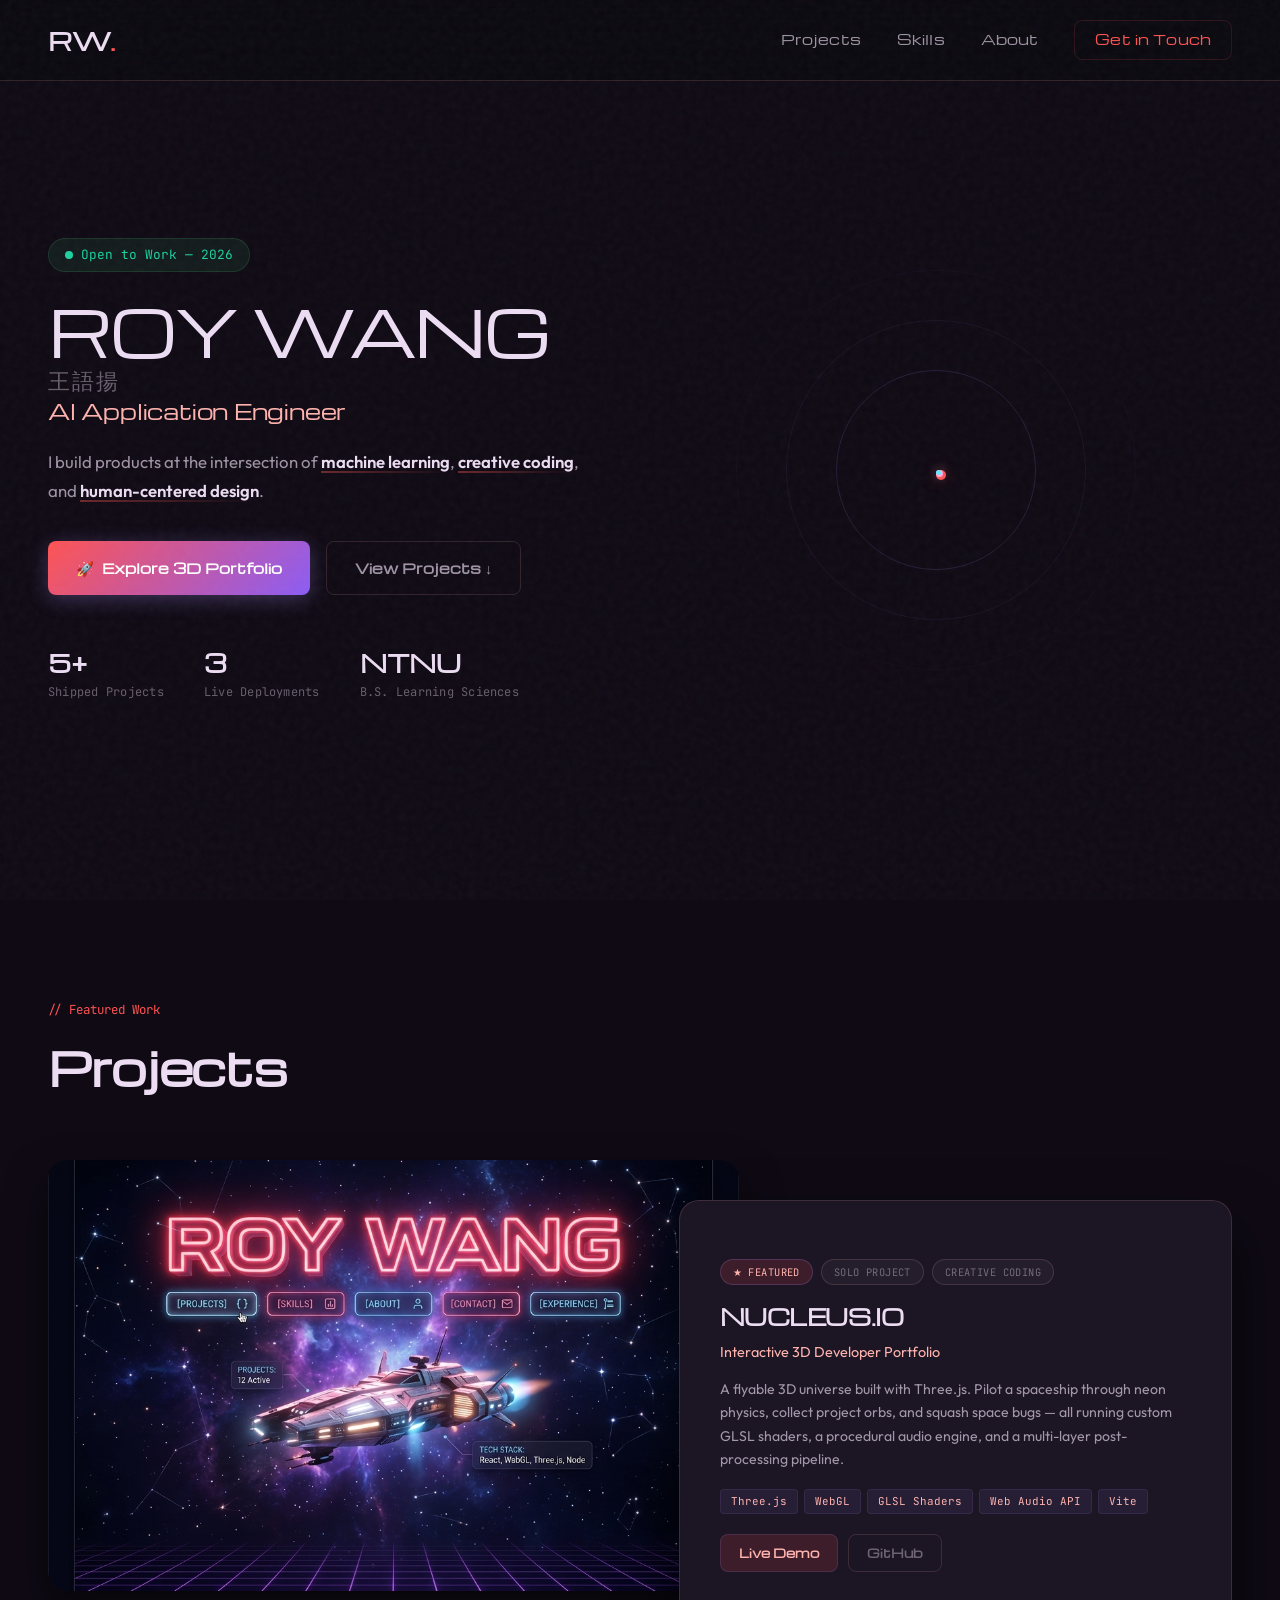
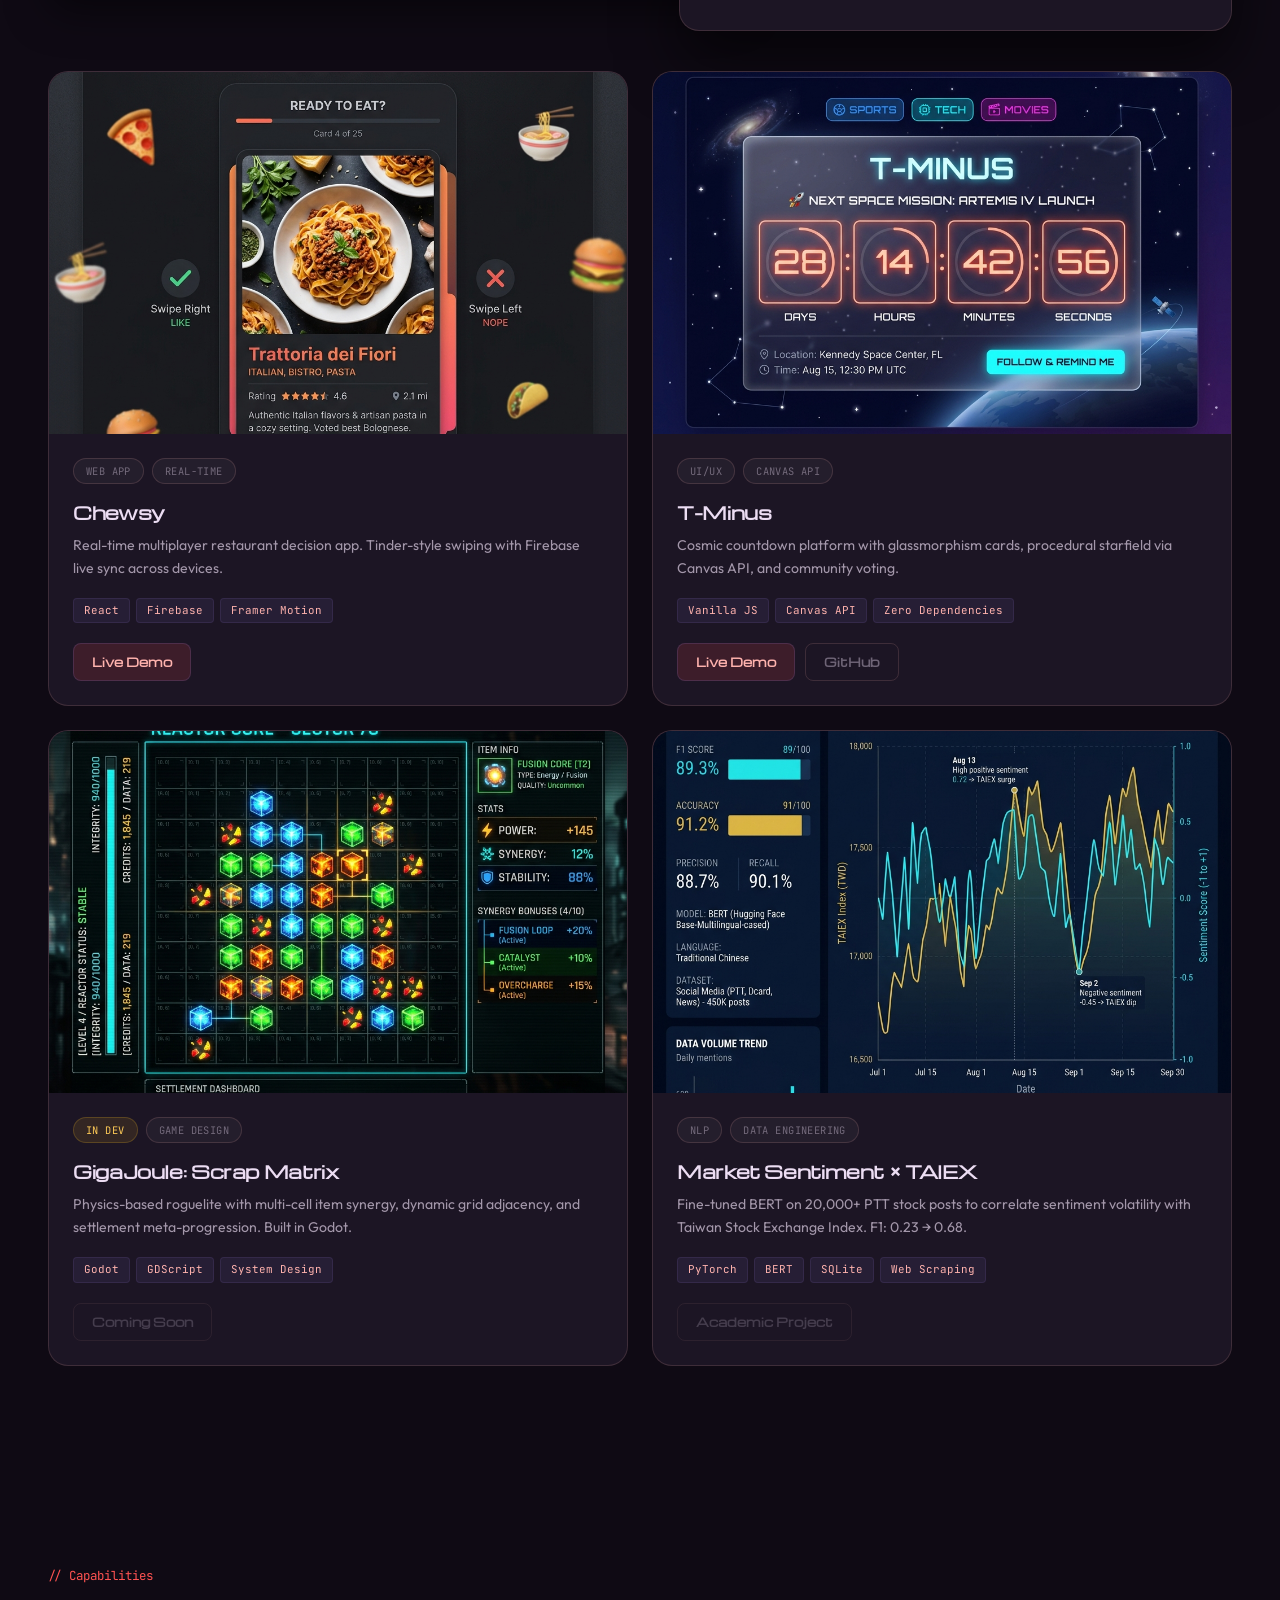
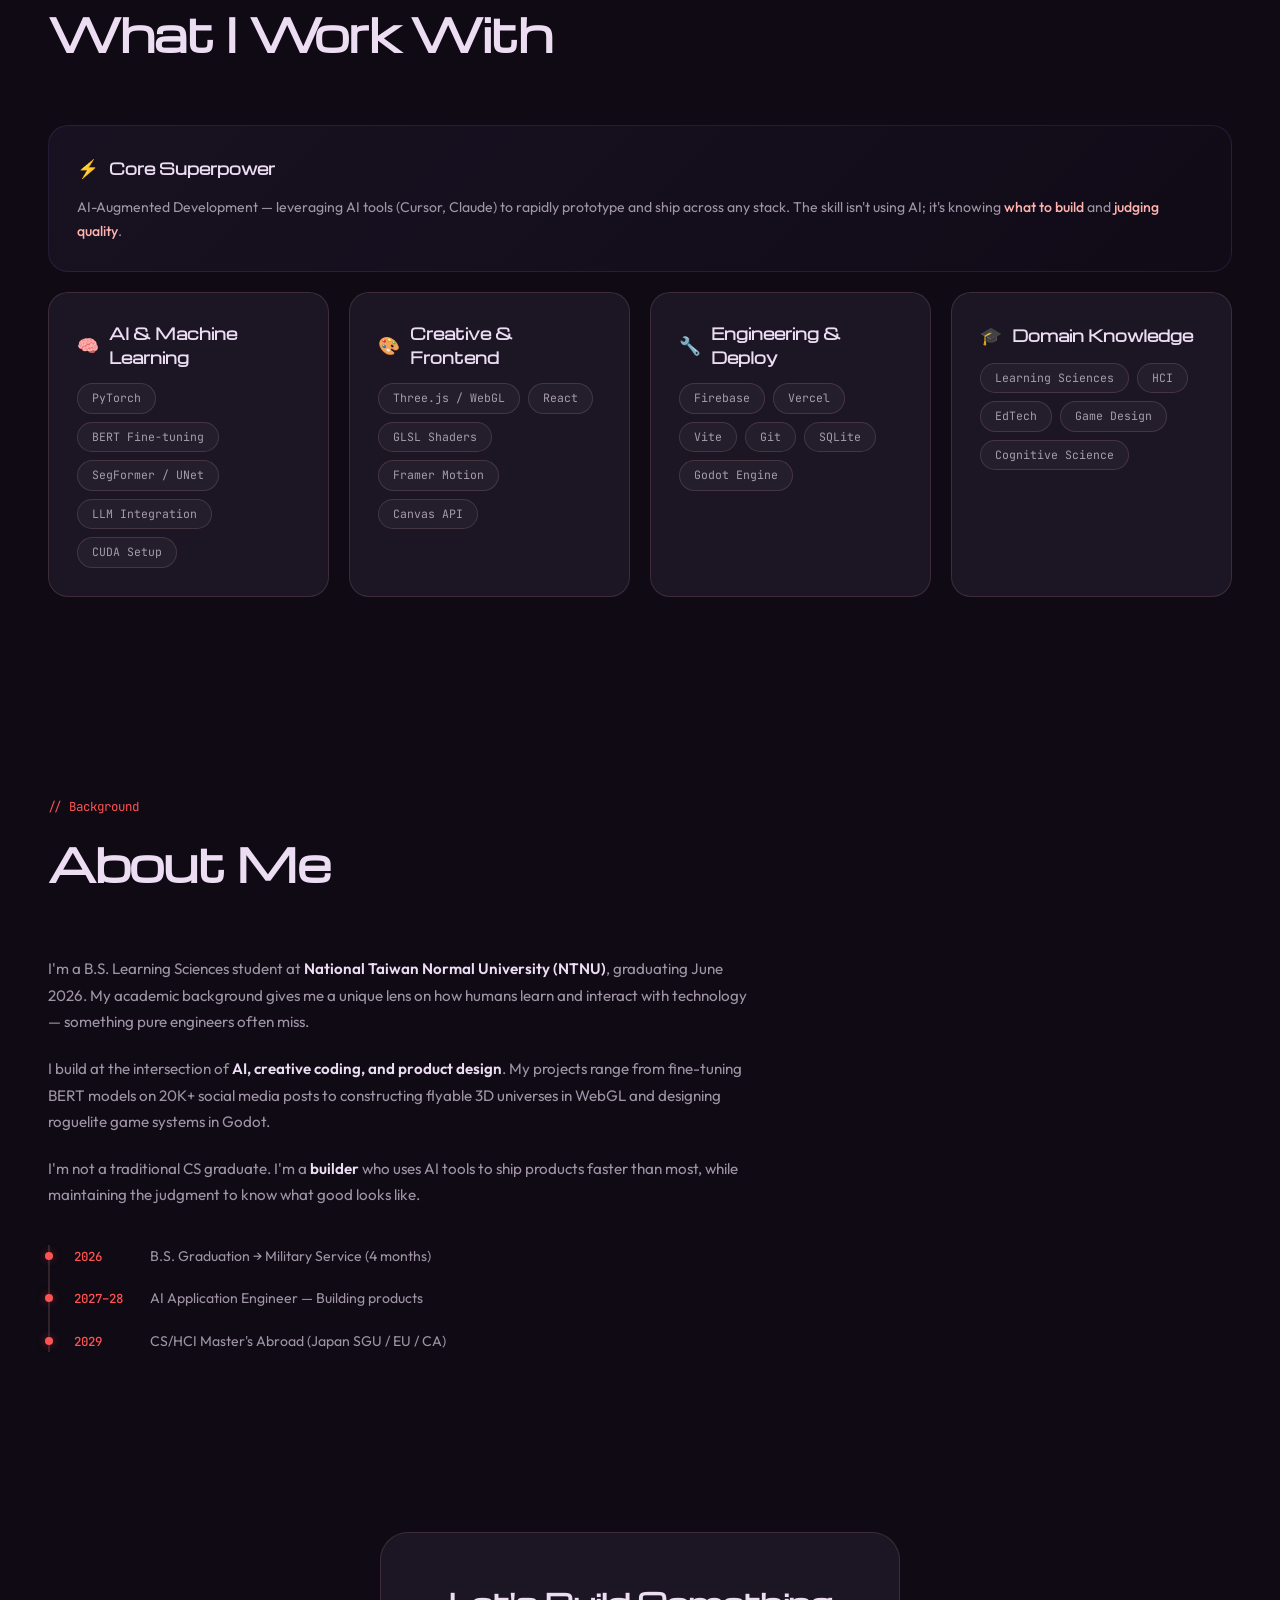
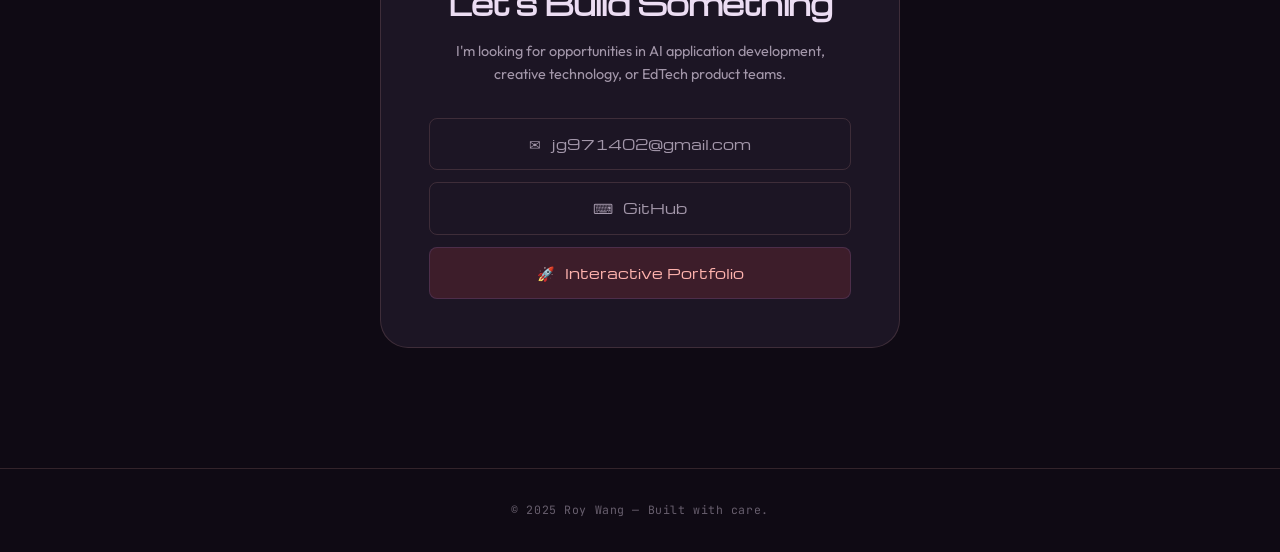
<file: index.html>
<!DOCTYPE html>
<html lang="en">
<head>
    <meta charset="UTF-8">
    <meta name="viewport" content="width=device-width, initial-scale=1.0">
    <title>Roy Wang — AI Application Engineer</title>
    <meta name="description" content="Roy Wang's portfolio — AI Application Engineer building at the intersection of NLP, Computer Vision, creative coding, and product design.">
    <link href="https://fonts.googleapis.com/css2?family=Michroma&family=Outfit:wght@300;400;500;700&family=Rajdhani:wght@500;600;700&family=JetBrains+Mono:wght@400;500&display=swap" rel="stylesheet">
    <link rel="stylesheet" href="style.css">
</head>
<body>
    <!-- Cursor glow -->
    <div id="cursor-glow" class="cursor-glow"></div>

    <!-- Navbar -->
    <nav id="navbar" class="navbar">
        <div class="nav-logo">RW<span class="accent">.</span></div>
        <div class="nav-links">
            <a href="#projects" class="nav-link">Projects</a>
            <a href="#skills" class="nav-link">Skills</a>
            <a href="#about" class="nav-link">About</a>
            <a href="#contact" class="nav-link nav-cta">Get in Touch</a>
        </div>
    </nav>

    <!-- Hero -->
    <section id="hero" class="hero">
        <div class="hero-content">
            <div class="hero-eyebrow">
                <span class="status-dot"></span>
                Open to Work — 2026
            </div>
            <h1 class="hero-name">
                Roy Wang
                <span class="hero-cn">王語揚</span>
            </h1>
            <p class="hero-title">AI Application Engineer</p>
            <p class="hero-subtitle">
                I build products at the intersection of <span class="highlight">machine learning</span>, 
                <span class="highlight">creative coding</span>, and <span class="highlight">human-centered design</span>.
            </p>
            <div class="hero-actions">
                <a href="https://nucleus-io.vercel.app" target="_blank" rel="noopener" class="btn btn-primary">
                    <span class="btn-icon">🚀</span>
                    Explore 3D Portfolio
                </a>
                <a href="#projects" class="btn btn-ghost">
                    View Projects ↓
                </a>
            </div>
            <div class="hero-stats">
                <div class="stat">
                    <div class="stat-value">5+</div>
                    <div class="stat-label">Shipped Projects</div>
                </div>
                <div class="stat">
                    <div class="stat-value">3</div>
                    <div class="stat-label">Live Deployments</div>
                </div>
                <div class="stat">
                    <div class="stat-value">NTNU</div>
                    <div class="stat-label">B.S. Learning Sciences</div>
                </div>
            </div>
        </div>
        <div class="hero-visual">
            <div class="hero-orbit">
                <div class="orbit-ring ring-1"></div>
                <div class="orbit-ring ring-2"></div>
                <div class="orbit-ring ring-3"></div>
                <div class="orbit-dot dot-1"></div>
                <div class="orbit-dot dot-2"></div>
                <div class="orbit-dot dot-3"></div>
            </div>
        </div>
    </section>

    <!-- Projects -->
    <section id="projects" class="projects">
        <div class="section-header">
            <span class="section-tag">// Featured Work</span>
            <h2 class="section-title">Projects</h2>
        </div>

        <!-- Featured: NUCLEUS.IO -->
        <div class="project-featured">
            <div class="project-featured-img">
                <img src="assets/nucleus.png" alt="NUCLEUS.IO — Interactive 3D Developer Portfolio" loading="lazy">
                <div class="project-featured-overlay">
                    <a href="https://nucleus-io.vercel.app" target="_blank" rel="noopener" class="overlay-btn">
                        Launch Experience →
                    </a>
                </div>
            </div>
            <div class="project-featured-info">
                <div class="project-badges">
                    <span class="badge badge-highlight">★ Featured</span>
                    <span class="badge">Solo Project</span>
                    <span class="badge">Creative Coding</span>
                </div>
                <h3 class="project-name">NUCLEUS.IO</h3>
                <p class="project-tagline">Interactive 3D Developer Portfolio</p>
                <p class="project-desc">
                    A flyable 3D universe built with Three.js. Pilot a spaceship through neon physics, 
                    collect project orbs, and squash space bugs — all running custom GLSL shaders, 
                    a procedural audio engine, and a multi-layer post-processing pipeline.
                </p>
                <div class="project-tech">
                    <span>Three.js</span>
                    <span>WebGL</span>
                    <span>GLSL Shaders</span>
                    <span>Web Audio API</span>
                    <span>Vite</span>
                </div>
                <div class="project-links">
                    <a href="https://nucleus-io.vercel.app" target="_blank" rel="noopener" class="link-btn link-primary">Live Demo</a>
                    <a href="https://github.com/RoyWG925" target="_blank" rel="noopener" class="link-btn link-ghost">GitHub</a>
                </div>
            </div>
        </div>

        <!-- Project Grid -->
        <div class="project-grid">
            <!-- Chewsy -->
            <article class="project-card">
                <div class="project-card-img">
                    <img src="assets/chewsy.png" alt="Chewsy" loading="lazy">
                    <div class="card-overlay">
                        <a href="https://chewsy-51ce4.web.app/" target="_blank" rel="noopener" class="overlay-btn">View →</a>
                    </div>
                </div>
                <div class="project-card-info">
                    <div class="project-badges">
                        <span class="badge">Web App</span>
                        <span class="badge">Real-time</span>
                    </div>
                    <h3>Chewsy</h3>
                    <p>Real-time multiplayer restaurant decision app. Tinder-style swiping with Firebase live sync across devices.</p>
                    <div class="project-tech">
                        <span>React</span>
                        <span>Firebase</span>
                        <span>Framer Motion</span>
                    </div>
                    <div class="project-links">
                        <a href="https://chewsy-51ce4.web.app/" target="_blank" rel="noopener" class="link-btn link-primary">Live Demo</a>
                    </div>
                </div>
            </article>

            <!-- T-Minus -->
            <article class="project-card">
                <div class="project-card-img">
                    <img src="assets/tminus.png" alt="T-Minus" loading="lazy">
                    <div class="card-overlay">
                        <a href="https://roywg925.github.io/T-MINUS/" target="_blank" rel="noopener" class="overlay-btn">View →</a>
                    </div>
                </div>
                <div class="project-card-info">
                    <div class="project-badges">
                        <span class="badge">UI/UX</span>
                        <span class="badge">Canvas API</span>
                    </div>
                    <h3>T-Minus</h3>
                    <p>Cosmic countdown platform with glassmorphism cards, procedural starfield via Canvas API, and community voting.</p>
                    <div class="project-tech">
                        <span>Vanilla JS</span>
                        <span>Canvas API</span>
                        <span>Zero Dependencies</span>
                    </div>
                    <div class="project-links">
                        <a href="https://roywg925.github.io/T-MINUS/" target="_blank" rel="noopener" class="link-btn link-primary">Live Demo</a>
                        <a href="https://github.com/RoyWG925/T-MINUS" target="_blank" rel="noopener" class="link-btn link-ghost">GitHub</a>
                    </div>
                </div>
            </article>

            <!-- GridReactor -->
            <article class="project-card">
                <div class="project-card-img">
                    <img src="assets/gridreactor.png" alt="GridReactor Engine" loading="lazy">
                    <div class="card-overlay">
                        <span class="overlay-status">In Development</span>
                    </div>
                </div>
                <div class="project-card-info">
                    <div class="project-badges">
                        <span class="badge badge-wip">In Dev</span>
                        <span class="badge">Game Design</span>
                    </div>
                    <h3>GigaJoule: Scrap Matrix</h3>
                    <p>Physics-based roguelite with multi-cell item synergy, dynamic grid adjacency, and settlement meta-progression. Built in Godot.</p>
                    <div class="project-tech">
                        <span>Godot</span>
                        <span>GDScript</span>
                        <span>System Design</span>
                    </div>
                    <div class="project-links">
                        <span class="link-btn link-ghost" style="opacity:0.5">Coming Soon</span>
                    </div>
                </div>
            </article>

            <!-- BERT NLP -->
            <article class="project-card">
                <div class="project-card-img">
                    <img src="assets/bert_nlp.png" alt="Market Sentiment vs TAIEX" loading="lazy">
                    <div class="card-overlay"></div>
                </div>
                <div class="project-card-info">
                    <div class="project-badges">
                        <span class="badge">NLP</span>
                        <span class="badge">Data Engineering</span>
                    </div>
                    <h3>Market Sentiment × TAIEX</h3>
                    <p>Fine-tuned BERT on 20,000+ PTT stock posts to correlate sentiment volatility with Taiwan Stock Exchange Index. F1: 0.23 → 0.68.</p>
                    <div class="project-tech">
                        <span>PyTorch</span>
                        <span>BERT</span>
                        <span>SQLite</span>
                        <span>Web Scraping</span>
                    </div>
                    <div class="project-links">
                        <span class="link-btn link-ghost" style="opacity:0.5">Academic Project</span>
                    </div>
                </div>
            </article>
        </div>
    </section>

    <!-- Skills -->
    <section id="skills" class="skills">
        <div class="section-header">
            <span class="section-tag">// Capabilities</span>
            <h2 class="section-title">What I Work With</h2>
        </div>
        <div class="skills-grid">
            <div class="skill-group">
                <h3 class="skill-group-title">
                    <span class="skill-icon">⚡</span>
                    Core Superpower
                </h3>
                <p class="skill-desc">AI-Augmented Development — leveraging AI tools (Cursor, Claude) to rapidly prototype and ship across any stack. The skill isn't using AI; it's knowing <em>what to build</em> and <em>judging quality</em>.</p>
            </div>
            <div class="skill-group">
                <h3 class="skill-group-title">
                    <span class="skill-icon">🧠</span>
                    AI & Machine Learning
                </h3>
                <div class="skill-tags">
                    <span>PyTorch</span>
                    <span>BERT Fine-tuning</span>
                    <span>SegFormer / UNet</span>
                    <span>LLM Integration</span>
                    <span>CUDA Setup</span>
                </div>
            </div>
            <div class="skill-group">
                <h3 class="skill-group-title">
                    <span class="skill-icon">🎨</span>
                    Creative & Frontend
                </h3>
                <div class="skill-tags">
                    <span>Three.js / WebGL</span>
                    <span>React</span>
                    <span>GLSL Shaders</span>
                    <span>Framer Motion</span>
                    <span>Canvas API</span>
                </div>
            </div>
            <div class="skill-group">
                <h3 class="skill-group-title">
                    <span class="skill-icon">🔧</span>
                    Engineering & Deploy
                </h3>
                <div class="skill-tags">
                    <span>Firebase</span>
                    <span>Vercel</span>
                    <span>Vite</span>
                    <span>Git</span>
                    <span>SQLite</span>
                    <span>Godot Engine</span>
                </div>
            </div>
            <div class="skill-group">
                <h3 class="skill-group-title">
                    <span class="skill-icon">🎓</span>
                    Domain Knowledge
                </h3>
                <div class="skill-tags">
                    <span>Learning Sciences</span>
                    <span>HCI</span>
                    <span>EdTech</span>
                    <span>Game Design</span>
                    <span>Cognitive Science</span>
                </div>
            </div>
        </div>
    </section>

    <!-- About -->
    <section id="about" class="about">
        <div class="section-header">
            <span class="section-tag">// Background</span>
            <h2 class="section-title">About Me</h2>
        </div>
        <div class="about-content">
            <div class="about-text">
                <p>
                    I'm a B.S. Learning Sciences student at <strong>National Taiwan Normal University (NTNU)</strong>, 
                    graduating June 2026. My academic background gives me a unique lens on how humans learn and interact 
                    with technology — something pure engineers often miss.
                </p>
                <p>
                    I build at the intersection of <strong>AI, creative coding, and product design</strong>. 
                    My projects range from fine-tuning BERT models on 20K+ social media posts to constructing 
                    flyable 3D universes in WebGL and designing roguelite game systems in Godot.
                </p>
                <p>
                    I'm not a traditional CS graduate. I'm a <strong>builder</strong> who uses AI tools to ship 
                    products faster than most, while maintaining the judgment to know what good looks like.
                </p>
                <div class="about-timeline">
                    <div class="timeline-item">
                        <span class="timeline-date">2026</span>
                        <span class="timeline-text">B.S. Graduation → Military Service (4 months)</span>
                    </div>
                    <div class="timeline-item">
                        <span class="timeline-date">2027–28</span>
                        <span class="timeline-text">AI Application Engineer — Building products</span>
                    </div>
                    <div class="timeline-item">
                        <span class="timeline-date">2029</span>
                        <span class="timeline-text">CS/HCI Master's Abroad (Japan SGU / EU / CA)</span>
                    </div>
                </div>
            </div>
        </div>
    </section>

    <!-- Contact -->
    <section id="contact" class="contact">
        <div class="contact-card">
            <h2>Let's Build Something</h2>
            <p>I'm looking for opportunities in AI application development, creative technology, or EdTech product teams.</p>
            <div class="contact-links">
                <a href="mailto:jg971402@gmail.com" class="contact-btn">
                    <span>✉</span> jg971402@gmail.com
                </a>
                <a href="https://github.com/RoyWG925" target="_blank" rel="noopener" class="contact-btn">
                    <span>⌨</span> GitHub
                </a>
                <a href="https://nucleus-io.vercel.app" target="_blank" rel="noopener" class="contact-btn contact-btn-accent">
                    <span>🚀</span> Interactive Portfolio
                </a>
            </div>
        </div>
    </section>

    <!-- Footer -->
    <footer class="footer">
        <p>© 2025 Roy Wang — Built with care.</p>
    </footer>

    <script src="script.js"></script>
</body>
</html>
</file>
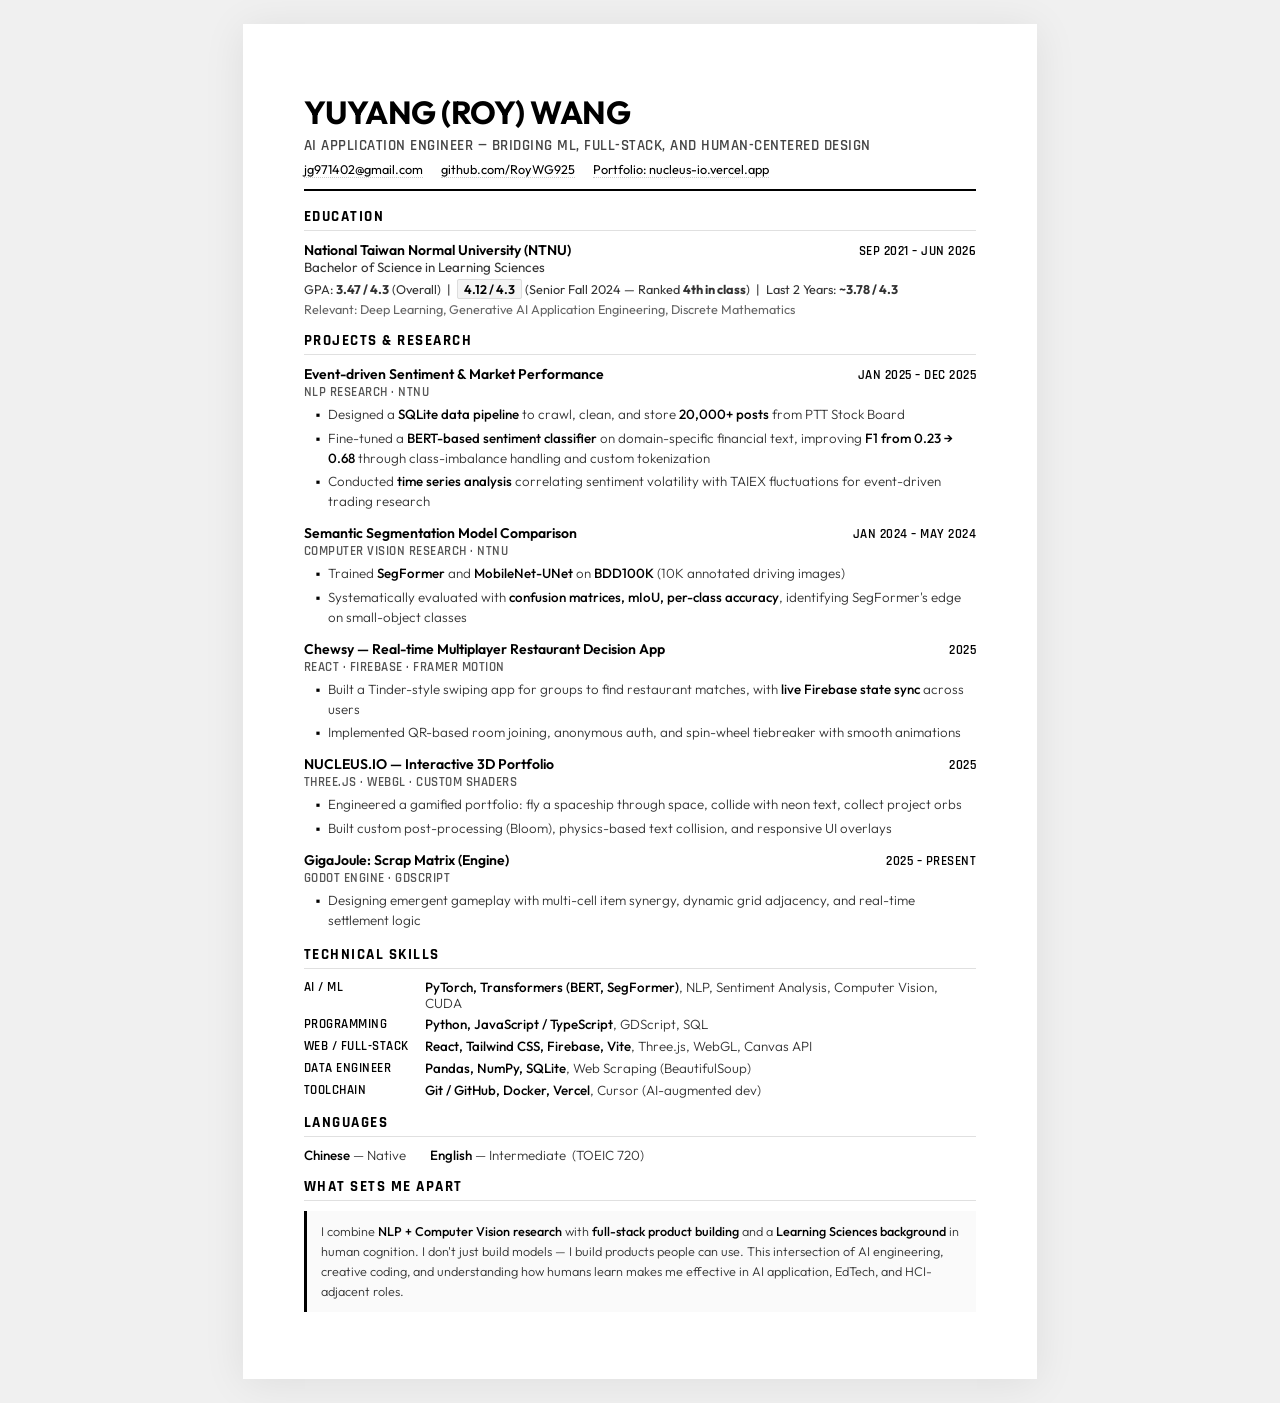
<file: resume.html>
<!DOCTYPE html>
<html lang="en">
<head>
  <meta charset="UTF-8" />
  <meta name="viewport" content="width=device-width, initial-scale=1.0"/>
  <title>Roy Wang – Resume (Editorial Tech)</title>
  <style>
    @import url('https://fonts.googleapis.com/css2?family=Outfit:wght@300;400;500;600;700&family=Rajdhani:wght@500;600;700&display=swap');

    *, *::before, *::after { box-sizing: border-box; margin: 0; padding: 0; }

    body {
      font-family: 'Outfit', -apple-system, sans-serif;
      font-size: 10.5pt;
      color: #1a1a1a;
      background: #f0f0f0;
      padding: 24px;
    }

    .page {
      background: white;
      max-width: 210mm;
      min-height: 297mm;
      margin: 0 auto;
      padding: 18mm 16mm 14mm 16mm;
      box-shadow: 0 4px 40px rgba(0,0,0,0.08);
    }

    /* ── Header ── */
    header {
      border-bottom: 2px solid #000;
      padding-bottom: 12px;
      margin-bottom: 16px;
    }
    header h1 {
      font-family: 'Outfit', sans-serif;
      font-size: 24pt;
      font-weight: 700;
      letter-spacing: -0.5px;
      color: #000;
      text-transform: uppercase;
    }
    .tagline {
      font-family: 'Rajdhani', sans-serif;
      font-size: 11pt;
      color: #444;
      font-weight: 600;
      text-transform: uppercase;
      letter-spacing: 0.5px;
      margin-top: 4px;
    }
    .contact {
      margin-top: 6px;
      font-size: 9.5pt;
      color: #555;
      display: flex;
      gap: 18px;
      flex-wrap: wrap;
    }
    .contact a { 
      color: #000; 
      text-decoration: none; 
      border-bottom: 1px dotted #ccc;
      transition: border-bottom 0.2s;
    }
    .contact a:hover { border-bottom-style: solid; border-color: #000; }

    /* ── Section ── */
    section { margin-bottom: 14px; }
    section h2 {
      font-family: 'Rajdhani', sans-serif;
      font-size: 11.5pt;
      font-weight: 700;
      text-transform: uppercase;
      letter-spacing: 1.5px;
      color: #000;
      border-bottom: 1px solid #e0e0e0;
      padding-bottom: 4px;
      margin-bottom: 10px;
    }

    /* ── Entry (project / experience) ── */
    .entry { margin-bottom: 12px; }
    .entry-header {
      display: flex;
      justify-content: space-between;
      align-items: baseline;
      flex-wrap: wrap;
      gap: 4px;
    }
    .entry-title {
      font-weight: 600;
      font-size: 10.5pt;
      color: #000;
    }
    .entry-sub {
      font-family: 'Rajdhani', sans-serif;
      font-size: 9.5pt;
      color: #555;
      font-weight: 600;
      letter-spacing: 0.5px;
      text-transform: uppercase;
      margin-top: 1px;
    }
    .entry-date {
      font-family: 'Rajdhani', sans-serif;
      font-size: 9.5pt;
      font-weight: 600;
      color: #000;
      letter-spacing: 0.5px;
      white-space: nowrap;
    }
    .entry ul {
      margin-top: 5px;
      padding-left: 14px;
      list-style: none;
    }
    .entry ul li {
      position: relative;
      padding-left: 10px;
      margin-bottom: 3.5px;
      line-height: 1.5;
      color: #333;
      font-size: 10pt;
      font-weight: 300;
    }
    .entry ul li strong { font-weight: 500; color: #000; }
    .entry ul li::before {
      content: '\25A0'; /* Square bullet for brutalist look */
      position: absolute;
      left: -2px;
      color: #000;
      font-size: 5pt;
      top: 5px;
    }

    /* ── Education ── */
    .edu-block { margin-bottom: 8px; }
    .edu-name { font-weight: 600; font-size: 10.5pt; color: #000; }
    .edu-deg { color: #333; font-size: 10pt; margin-bottom: 4px; font-weight: 400;}
    .gpa-line {
      font-size: 9.5pt;
      color: #333;
      line-height: 1.6;
    }
    .coursework {
      font-size: 9.5pt;
      color: #666;
      margin-top: 2px;
    }
    .highlight {
      background: #f4f4f4;
      color: #000;
      font-weight: 600;
      padding: 1px 6px;
      border-radius: 2px;
      border: 1px solid #ddd;
    }

    /* ── Skills ── */
    .skills-grid {
      display: grid;
      grid-template-columns: auto 1fr;
      gap: 5px 16px;
      font-size: 10pt;
    }
    .skill-cat { font-family: 'Rajdhani', sans-serif; font-weight: 600; color: #000; text-transform: uppercase; letter-spacing: 0.5px; white-space: nowrap; }
    .skill-val { color: #333; font-weight: 300;}
    .skill-val strong { font-weight: 500; color: #000; }

    /* ── Languages ── */
    .lang-row { display: flex; gap: 24px; font-size: 10pt; color: #333; font-weight: 300; }
    .lang-row strong { font-weight: 500; color: #000; }

    /* ── Differentiator ── */
    .diff-box {
      background: #fafafa;
      border-left: 3px solid #000;
      padding: 10px 14px;
      font-size: 9.5pt;
      color: #333;
      line-height: 1.6;
      font-weight: 300;
      margin-top: 6px;
    }
    .diff-box strong { font-weight: 500; color: #000; }

    /* ── Print ── */
    @media print {
      body { background: white; padding: 0; }
      .page {
        box-shadow: none;
        padding: 14mm 14mm 12mm 14mm;
        max-width: 100%;
      }
      @page { size: A4; margin: 0; }
    }
  </style>
</head>
<body>
<div class="page">

  <!-- Header -->
  <header>
    <h1>Yuyang (Roy) Wang</h1>
    <div class="tagline">AI Application Engineer — Bridging ML, Full-Stack, and Human-Centered Design</div>
    <div class="contact">
      <span><a href="mailto:jg971402@gmail.com">jg971402@gmail.com</a></span>
      <span><a href="https://github.com/RoyWG925" target="_blank">github.com/RoyWG925</a></span>
      <span><a href="https://nucleus-io.vercel.app" target="_blank">Portfolio: nucleus-io.vercel.app</a></span>
    </div>
  </header>

  <!-- Education -->
  <section>
    <h2>Education</h2>
    <div class="edu-block">
      <div class="entry-header">
        <span class="edu-name">National Taiwan Normal University (NTNU)</span>
        <span class="entry-date">SEP 2021 – JUN 2026</span>
      </div>
      <div class="edu-deg">Bachelor of Science in Learning Sciences</div>
      <div class="gpa-line">
        GPA: <strong>3.47 / 4.3</strong> (Overall) &nbsp;|&nbsp;
        <span class="highlight">4.12 / 4.3</span> (Senior Fall 2024 — Ranked <strong>4th in class</strong>)
        &nbsp;|&nbsp; Last 2 Years: <strong>~3.78 / 4.3</strong>
      </div>
      <div class="coursework">Relevant: Deep Learning, Generative AI Application Engineering, Discrete Mathematics</div>
    </div>
  </section>

  <!-- Projects -->
  <section>
    <h2>Projects &amp; Research</h2>

    <div class="entry">
      <div class="entry-header">
        <span class="entry-title">Event-driven Sentiment &amp; Market Performance</span>
        <span class="entry-date">JAN 2025 – DEC 2025</span>
      </div>
      <div class="entry-sub">NLP Research · NTNU</div>
      <ul>
        <li>Designed a <strong>SQLite data pipeline</strong> to crawl, clean, and store <strong>20,000+ posts</strong> from PTT Stock Board</li>
        <li>Fine-tuned a <strong>BERT-based sentiment classifier</strong> on domain-specific financial text, improving <strong>F1 from 0.23 → 0.68</strong> through class-imbalance handling and custom tokenization</li>
        <li>Conducted <strong>time series analysis</strong> correlating sentiment volatility with TAIEX fluctuations for event-driven trading research</li>
      </ul>
    </div>

    <div class="entry">
      <div class="entry-header">
        <span class="entry-title">Semantic Segmentation Model Comparison</span>
        <span class="entry-date">JAN 2024 – MAY 2024</span>
      </div>
      <div class="entry-sub">Computer Vision Research · NTNU</div>
      <ul>
        <li>Trained <strong>SegFormer</strong> and <strong>MobileNet-UNet</strong> on <strong>BDD100K</strong> (10K annotated driving images)</li>
        <li>Systematically evaluated with <strong>confusion matrices, mIoU, per-class accuracy</strong>, identifying SegFormer's edge on small-object classes</li>
      </ul>
    </div>

    <div class="entry">
      <div class="entry-header">
        <span class="entry-title">Chewsy — Real-time Multiplayer Restaurant Decision App</span>
        <span class="entry-date">2025</span>
      </div>
      <div class="entry-sub">React · Firebase · Framer Motion</div>
      <ul>
        <li>Built a Tinder-style swiping app for groups to find restaurant matches, with <strong>live Firebase state sync</strong> across users</li>
        <li>Implemented QR-based room joining, anonymous auth, and spin-wheel tiebreaker with smooth animations</li>
      </ul>
    </div>

    <div class="entry">
      <div class="entry-header">
        <span class="entry-title">NUCLEUS.IO — Interactive 3D Portfolio</span>
        <span class="entry-date">2025</span>
      </div>
      <div class="entry-sub">Three.js · WebGL · Custom Shaders</div>
      <ul>
        <li>Engineered a gamified portfolio: fly a spaceship through space, collide with neon text, collect project orbs</li>
        <li>Built custom post-processing (Bloom), physics-based text collision, and responsive UI overlays</li>
      </ul>
    </div>

    <div class="entry">
      <div class="entry-header">
        <span class="entry-title">GigaJoule: Scrap Matrix (Engine)</span>
        <span class="entry-date">2025 – PRESENT</span>
      </div>
      <div class="entry-sub">Godot Engine · GDScript</div>
      <ul>
        <li>Designing emergent gameplay with multi-cell item synergy, dynamic grid adjacency, and real-time settlement logic</li>
      </ul>
    </div>
  </section>

  <!-- Skills -->
  <section>
    <h2>Technical Skills</h2>
    <div class="skills-grid">
      <span class="skill-cat">AI / ML</span>
      <span class="skill-val"><strong>PyTorch, Transformers (BERT, SegFormer)</strong>, NLP, Sentiment Analysis, Computer Vision, CUDA</span>

      <span class="skill-cat">Programming</span>
      <span class="skill-val"><strong>Python, JavaScript / TypeScript</strong>, GDScript, SQL</span>

      <span class="skill-cat">Web / Full-Stack</span>
      <span class="skill-val"><strong>React, Tailwind CSS, Firebase, Vite</strong>, Three.js, WebGL, Canvas API</span>

      <span class="skill-cat">Data Engineer</span>
      <span class="skill-val"><strong>Pandas, NumPy, SQLite</strong>, Web Scraping (BeautifulSoup)</span>

      <span class="skill-cat">Toolchain</span>
      <span class="skill-val"><strong>Git / GitHub, Docker, Vercel</strong>, Cursor (AI-augmented dev)</span>
    </div>
  </section>

  <!-- Languages -->
  <section>
    <h2>Languages</h2>
    <div class="lang-row">
      <span><strong>Chinese</strong> — Native</span>
      <span><strong>English</strong> — Intermediate &nbsp;(TOEIC 720)</span>
    </div>
  </section>

  <!-- Differentiator -->
  <section>
    <h2>What Sets Me Apart</h2>
    <div class="diff-box">
      I combine <strong>NLP + Computer Vision research</strong> with <strong>full-stack product building</strong> and a <strong>Learning Sciences background</strong> in human cognition. I don't just build models — I build products people can use. This intersection of AI engineering, creative coding, and understanding how humans learn makes me effective in AI application, EdTech, and HCI-adjacent roles.
    </div>
  </section>

</div>
</body>
</html>
</file>
<file: style.css>
/* ====================================================
   ROY WANG — Portfolio
   Design System: Deep Space Minimal
   ==================================================== */

/* ── Tokens ─────────────────────────────────────────── */
:root {
    --bg: #0f0a14;
    --bg-raised: #150f1c;
    --bg-card: #1c1524;
    --bg-card-hover: #251c2c;
    --border: rgba(255, 179, 174, 0.15);
    --border-hover: rgba(255, 83, 82, 0.4);

    --text-primary: #ecddf3;
    --text-secondary: rgba(236, 221, 243, 0.65);
    --text-muted: rgba(236, 221, 243, 0.4);

    --accent: #ff5352;        /* Neon Red */
    --accent-bright: #ffb3ae;
    --accent-dim: rgba(255, 83, 82, 0.15);
    --accent-glow: rgba(255, 83, 82, 0.35);

    --coral: #ffade5;
    --cyan: #67e8f9;
    --amber: #feca57;
    --green: #1dd1a1;

    --font-display: 'Michroma', sans-serif;
    --font-body: 'Outfit', sans-serif;
    --font-mono: 'Rajdhani', monospace;
    --font-mono: 'JetBrains Mono', monospace;

    --radius-sm: 8px;
    --radius-md: 14px;
    --radius-lg: 20px;
    --radius-xl: 28px;

    --ease: cubic-bezier(0.4, 0, 0.2, 1);
    --ease-spring: cubic-bezier(0.34, 1.56, 0.64, 1);
}

/* ── Reset ──────────────────────────────────────────── */
*, *::before, *::after { box-sizing: border-box; margin: 0; padding: 0; }
html {
    font-size: 16px;
    scroll-behavior: smooth;
    -webkit-font-smoothing: antialiased;
    -moz-osx-font-smoothing: grayscale;
}
body {
    font-family: var(--font-body);
    background: var(--bg);
    color: var(--text-primary);
    line-height: 1.6;
    overflow-x: hidden;
    position: relative;
}
body::before {
    content: "";
    position: fixed; inset: 0;
    z-index: 9999;
    pointer-events: none;
    opacity: 0.04;
    background-image: url("data:image/svg+xml,%3Csvg viewBox='0 0 200 200' xmlns='http://www.w3.org/2000/svg'%3E%3Cfilter id='noiseFilter'%3E%3CfeTurbulence type='fractalNoise' baseFrequency='0.65' numOctaves='3' stitchTiles='stitch'/%3E%3C/filter%3E%3Crect width='100%25' height='100%25' filter='url(%23noiseFilter)'/%3E%3C/svg%3E");
}
::selection { background: var(--accent); color: #18101f; }
a { text-decoration: none; color: inherit; }
button { border: none; background: none; cursor: pointer; font-family: inherit; color: inherit; }
img { display: block; max-width: 100%; }

/* ── Cursor Glow ────────────────────────────────────── */
.cursor-glow {
    position: fixed;
    width: 600px; height: 600px;
    border-radius: 50%;
    background: radial-gradient(circle, var(--accent-glow) 0%, transparent 70%);
    pointer-events: none;
    z-index: 0;
    transform: translate(-50%, -50%);
    opacity: 0;
    transition: opacity 0.4s var(--ease);
}
body:hover .cursor-glow { opacity: 1; }

/* ── Navbar ─────────────────────────────────────────── */
.navbar {
    position: fixed; top: 0; left: 0; width: 100%;
    z-index: 100;
    display: flex; justify-content: space-between; align-items: center;
    padding: 20px 48px;
    background: rgba(10, 10, 15, 0.7);
    backdrop-filter: blur(20px) saturate(1.2);
    border-bottom: 1px solid var(--border);
    transition: background 0.3s var(--ease);
}
.nav-logo {
    font-family: var(--font-display);
    font-weight: 700; font-size: 1.5rem;
    letter-spacing: -0.02em;
}
.nav-logo .accent { color: var(--accent); }
.nav-links {
    display: flex; align-items: center; gap: 36px;
    font-family: var(--font-display);
    font-size: 0.85rem; font-weight: 500;
    letter-spacing: 0.01em;
}
.nav-link {
    color: var(--text-secondary);
    transition: color 0.25s var(--ease);
    position: relative;
}
.nav-link::after {
    content: '';
    position: absolute; bottom: -4px; left: 0;
    width: 0; height: 2px;
    background: var(--accent);
    transition: width 0.3s var(--ease);
}
.nav-link:hover { color: var(--text-primary); }
.nav-link:hover::after { width: 100%; }
.nav-cta {
    color: var(--accent) !important;
    padding: 8px 20px;
    border: 1px solid var(--accent-dim);
    border-radius: var(--radius-sm);
    transition: all 0.25s var(--ease);
}
.nav-cta::after { display: none; }
.nav-cta:hover {
    background: var(--accent-dim);
    border-color: var(--accent);
}

/* ── Hero ───────────────────────────────────────────── */
.hero {
    min-height: 100vh;
    display: flex; align-items: center;
    padding: 120px 48px 80px;
    position: relative;
    overflow: hidden;
}
.hero-content { flex: 1; max-width: 680px; z-index: 1; }
.hero-eyebrow {
    display: inline-flex; align-items: center; gap: 8px;
    font-family: var(--font-mono); font-size: 0.8rem;
    color: var(--green); 
    margin-bottom: 24px;
    padding: 6px 16px;
    background: rgba(74, 222, 128, 0.08);
    border: 1px solid rgba(74, 222, 128, 0.15);
    border-radius: 100px;
}
.status-dot {
    width: 8px; height: 8px; border-radius: 50%;
    background: var(--green);
    animation: pulse-dot 2s ease-in-out infinite;
}
@keyframes pulse-dot {
    0%, 100% { box-shadow: 0 0 0 0 rgba(74, 222, 128, 0.4); }
    50% { box-shadow: 0 0 0 6px rgba(74, 222, 128, 0); }
}
.hero-name {
    font-family: var(--font-display);
    font-size: clamp(2rem, 5vw, 4rem);
    font-weight: 400;
    letter-spacing: -0.05em;
    line-height: 1.05;
    margin-bottom: 4px;
    text-transform: uppercase;
}
.hero-cn {
    display: block;
    font-size: 0.35em;
    font-weight: 400;
    color: var(--text-muted);
    letter-spacing: 0.1em;
    margin-top: 4px;
}
.hero-title {
    font-family: var(--font-display);
    font-size: 1.3rem; font-weight: 500;
    color: var(--accent-bright);
    margin-bottom: 20px;
    letter-spacing: -0.01em;
}
.hero-subtitle {
    font-size: 1.05rem;
    color: var(--text-secondary);
    line-height: 1.7;
    max-width: 540px;
    margin-bottom: 36px;
}
.highlight {
    color: var(--text-primary);
    font-weight: 600;
    position: relative;
}
.highlight::after {
    content: '';
    position: absolute; bottom: -1px; left: 0;
    width: 100%; height: 2px;
    background: linear-gradient(90deg, var(--accent), transparent);
    opacity: 0.4;
}
.hero-actions {
    display: flex; gap: 16px;
    margin-bottom: 48px;
}
.btn {
    display: inline-flex; align-items: center; gap: 8px;
    font-family: var(--font-display);
    font-size: 0.9rem; font-weight: 600;
    padding: 14px 28px;
    border-radius: var(--radius-sm);
    transition: all 0.3s var(--ease);
}
.btn-primary {
    background: linear-gradient(135deg, var(--accent) 0%, #8b5cf6 100%);
    color: #fff;
    box-shadow: 0 4px 20px rgba(167, 139, 250, 0.3);
}
.btn-primary:hover {
    transform: translateY(-2px);
    box-shadow: 0 8px 30px rgba(167, 139, 250, 0.45);
}
.btn-ghost {
    color: var(--text-secondary);
    border: 1px solid var(--border);
}
.btn-ghost:hover {
    color: var(--text-primary);
    border-color: var(--border-hover);
    background: rgba(255, 255, 255, 0.03);
}
.hero-stats {
    display: flex; gap: 40px;
}
.stat-value {
    font-family: var(--font-display);
    font-size: 1.5rem; font-weight: 700;
    color: var(--text-primary);
}
.stat-label {
    font-size: 0.75rem;
    color: var(--text-muted);
    font-family: var(--font-mono);
    letter-spacing: 0.02em;
    margin-top: 2px;
}

/* Hero Visual (orbit animation) */
.hero-visual {
    flex: 1;
    display: flex; align-items: center; justify-content: center;
    position: relative; min-height: 400px;
}
.hero-orbit {
    position: relative; width: 400px; height: 400px;
}
.orbit-ring {
    position: absolute;
    border: 1px solid var(--border);
    border-radius: 50%;
    top: 50%; left: 50%;
    transform: translate(-50%, -50%);
}
.ring-1 { width: 200px; height: 200px; border-color: rgba(167, 139, 250, 0.15); }
.ring-2 { width: 300px; height: 300px; border-color: rgba(167, 139, 250, 0.08); }
.ring-3 { width: 400px; height: 400px; border-color: rgba(167, 139, 250, 0.04); }
.orbit-dot {
    position: absolute; width: 10px; height: 10px; border-radius: 50%;
    top: 50%; left: 50%;
}
.dot-1 {
    background: var(--accent);
    box-shadow: 0 0 15px var(--accent-glow);
    animation: orbit-1 8s linear infinite;
}
.dot-2 {
    background: var(--coral);
    box-shadow: 0 0 12px rgba(255, 126, 179, 0.3);
    animation: orbit-2 12s linear infinite;
    width: 7px; height: 7px;
}
.dot-3 {
    background: var(--cyan);
    box-shadow: 0 0 12px rgba(103, 232, 249, 0.3);
    animation: orbit-3 16s linear infinite;
    width: 5px; height: 5px;
}
@keyframes orbit-1 { from { transform: translate(-50%, -50%) rotate(0deg) translateX(100px) rotate(0deg); }
                       to   { transform: translate(-50%, -50%) rotate(360deg) translateX(100px) rotate(-360deg); } }
@keyframes orbit-2 { from { transform: translate(-50%, -50%) rotate(0deg) translateX(150px) rotate(0deg); }
                       to   { transform: translate(-50%, -50%) rotate(360deg) translateX(150px) rotate(-360deg); } }
@keyframes orbit-3 { from { transform: translate(-50%, -50%) rotate(0deg) translateX(200px) rotate(0deg); }
                       to   { transform: translate(-50%, -50%) rotate(360deg) translateX(200px) rotate(-360deg); } }

/* ── Sections ───────────────────────────────────────── */
section { padding: 100px 48px; }
.section-header { margin-bottom: 56px; }
.section-tag {
    font-family: var(--font-mono);
    font-size: 0.78rem;
    color: var(--accent);
    display: block;
    margin-bottom: 12px;
}
.section-title {
    font-family: var(--font-display);
    font-size: clamp(2rem, 4vw, 2.8rem);
    font-weight: 800;
    letter-spacing: -0.03em;
}

/* ── Featured Project ───────────────────────────────── */
.project-featured {
    display: grid;
    grid-template-columns: 1.4fr 1fr;
    gap: 0;
    margin-bottom: 80px;
    padding: 0;
    background: transparent;
    border: none;
    position: relative;
}
.project-featured-img {
    position: relative; border-radius: var(--radius-lg);
    overflow: hidden; aspect-ratio: 16/10;
    box-shadow: 0 20px 40px rgba(0,0,0,0.5);
    z-index: 1;
}
.project-featured-img img {
    width: 100%; height: 100%; object-fit: cover;
    transition: transform 0.5s var(--ease);
}
.project-featured:hover .project-featured-img img { transform: scale(1.03); }
.project-featured-overlay, .card-overlay {
    position: absolute; inset: 0;
    background: rgba(15, 10, 20, 0.4);
    display: flex; align-items: center; justify-content: center;
    opacity: 0; backdrop-filter: blur(4px);
    transition: opacity 0.3s var(--ease);
}
.project-featured-img:hover .project-featured-overlay,
.project-card-img:hover .card-overlay { opacity: 1; }
.overlay-btn {
    font-family: var(--font-display); font-size: 0.85rem; font-weight: 600;
    color: #fff;
    padding: 12px 24px;
    border: 1px solid rgba(255,255,255,0.25);
    border-radius: var(--radius-sm);
    transition: all 0.2s var(--ease);
}
.overlay-btn:hover { background: rgba(255,255,255,0.1); border-color: rgba(255,255,255,0.5); }
.overlay-status {
    font-family: var(--font-mono); font-size: 0.85rem; font-weight: 600;
    color: var(--amber); letter-spacing: 0.1em; text-transform: uppercase;
    padding: 8px 18px;
    border: 1px solid rgba(254, 202, 87, 0.4);
    border-radius: var(--radius-sm);
    background: rgba(254, 202, 87, 0.1);
}
.project-featured-info { 
    display: flex; flex-direction: column; justify-content: center; 
    background: var(--bg-card);
    padding: 40px;
    border: 1px solid var(--border);
    border-radius: var(--radius-lg);
    margin-left: -60px;
    margin-top: 40px;
    margin-bottom: -40px;
    z-index: 2;
    box-shadow: 0 30px 60px rgba(0,0,0,0.6);
    backdrop-filter: blur(12px);
}

/* ── Badges ─────────────────────────────────────────── */
.project-badges { display: flex; flex-wrap: wrap; gap: 8px; margin-bottom: 14px; }
.badge {
    font-family: var(--font-mono); font-size: 0.65rem;
    letter-spacing: 0.04em; text-transform: uppercase;
    padding: 4px 12px; border-radius: 100px;
    background: rgba(255, 255, 255, 0.04);
    border: 1px solid var(--border);
    color: var(--text-muted);
}
.badge-highlight {
    background: var(--accent-dim);
    border-color: rgba(167, 139, 250, 0.2);
    color: var(--accent-bright);
}
.badge-wip {
    background: rgba(251, 191, 36, 0.1);
    border-color: rgba(251, 191, 36, 0.2);
    color: var(--amber);
}

/* ── Project Card Info ──────────────────────────────── */
.project-name, .project-card-info h3 {
    font-family: var(--font-display);
    font-size: 1.4rem; font-weight: 700;
    letter-spacing: -0.02em;
    margin-bottom: 6px;
}
.project-tagline {
    font-size: 0.9rem;
    color: var(--accent-bright);
    margin-bottom: 14px;
}
.project-desc, .project-card-info p {
    font-size: 0.88rem;
    color: var(--text-secondary);
    line-height: 1.65;
    margin-bottom: 18px;
}
.project-tech {
    display: flex; flex-wrap: wrap; gap: 6px;
    margin-bottom: 20px;
}
.project-tech span {
    font-family: var(--font-mono); font-size: 0.68rem;
    padding: 3px 10px; border-radius: 4px;
    background: rgba(167, 139, 250, 0.08);
    color: var(--accent-bright);
    border: 1px solid rgba(167, 139, 250, 0.1);
}
.project-links { display: flex; gap: 10px; }
.link-btn {
    font-family: var(--font-display); font-size: 0.78rem; font-weight: 600;
    padding: 8px 18px; border-radius: var(--radius-sm);
    transition: all 0.25s var(--ease);
    display: inline-block;
}
.link-primary {
    background: var(--accent-dim);
    color: var(--accent-bright);
    border: 1px solid rgba(167, 139, 250, 0.15);
}
.link-primary:hover { background: rgba(167, 139, 250, 0.25); }
.link-ghost {
    color: var(--text-muted);
    border: 1px solid var(--border);
}
.link-ghost:hover { color: var(--text-secondary); border-color: var(--border-hover); }

/* ── Project Grid ───────────────────────────────────── */
.project-grid {
    display: grid;
    grid-template-columns: repeat(2, 1fr);
    gap: 24px;
}
.project-card {
    background: var(--bg-card);
    border: 1px solid var(--border);
    border-radius: var(--radius-lg);
    overflow: hidden;
    transition: all 0.35s var(--ease);
}
.project-card:hover {
    border-color: var(--border-hover);
    transform: translateY(-4px);
    box-shadow: 0 20px 60px rgba(0, 0, 0, 0.3);
}
.project-card-img {
    position: relative;
    aspect-ratio: 16/10;
    overflow: hidden;
}
.project-card-img img {
    width: 100%; height: 100%; object-fit: cover;
    transition: transform 0.5s var(--ease);
}
.project-card:hover .project-card-img img { transform: scale(1.05); }
.project-card-info { padding: 24px; }
.project-card-info h3 { font-size: 1.15rem; }

/* ── Skills ─────────────────────────────────────────── */
.skills-grid {
    display: grid;
    grid-template-columns: repeat(auto-fit, minmax(280px, 1fr));
    gap: 20px;
}
.skill-group {
    padding: 28px;
    background: var(--bg-card);
    border: 1px solid var(--border);
    border-radius: var(--radius-lg);
    transition: all 0.3s var(--ease);
}
.skill-group:hover {
    border-color: var(--border-hover);
    transform: translateY(-2px);
}
.skill-group:first-child {
    grid-column: 1 / -1;
    background: linear-gradient(135deg, rgba(167, 139, 250, 0.06) 0%, rgba(139, 92, 246, 0.02) 100%);
    border-color: rgba(167, 139, 250, 0.12);
}
.skill-group-title {
    font-family: var(--font-display);
    font-size: 0.95rem; font-weight: 600;
    margin-bottom: 14px;
    display: flex; align-items: center; gap: 10px;
}
.skill-icon { font-size: 1.1rem; }
.skill-desc {
    font-size: 0.88rem;
    color: var(--text-secondary);
    line-height: 1.65;
}
.skill-desc em {
    color: var(--accent-bright);
    font-style: normal;
    font-weight: 500;
}
.skill-tags {
    display: flex; flex-wrap: wrap; gap: 8px;
}
.skill-tags span {
    font-family: var(--font-mono); font-size: 0.72rem;
    padding: 5px 14px; border-radius: 100px;
    background: rgba(255, 255, 255, 0.04);
    border: 1px solid var(--border);
    color: var(--text-secondary);
    transition: all 0.2s var(--ease);
}
.skill-tags span:hover {
    border-color: var(--accent-dim);
    color: var(--accent-bright);
    background: var(--accent-dim);
}

/* ── About ──────────────────────────────────────────── */
.about-content { max-width: 700px; }
.about-text p {
    font-size: 0.95rem;
    color: var(--text-secondary);
    line-height: 1.75;
    margin-bottom: 20px;
}
.about-text strong { color: var(--text-primary); font-weight: 600; }
.about-timeline {
    margin-top: 36px;
    border-left: 2px solid var(--border);
    padding-left: 24px;
    display: flex; flex-direction: column; gap: 20px;
}
.timeline-item {
    display: flex; align-items: baseline; gap: 16px;
    position: relative;
}
.timeline-item::before {
    content: '';
    position: absolute; left: -29px; top: 7px;
    width: 8px; height: 8px; border-radius: 50%;
    background: var(--accent);
    box-shadow: 0 0 8px var(--accent-glow);
}
.timeline-date {
    font-family: var(--font-mono); font-size: 0.78rem;
    color: var(--accent); font-weight: 500;
    min-width: 60px;
}
.timeline-text {
    font-size: 0.88rem;
    color: var(--text-secondary);
}

/* ── Contact ────────────────────────────────────────── */
.contact {
    display: flex; justify-content: center;
    padding: 80px 48px 120px;
}
.contact-card {
    text-align: center;
    max-width: 520px;
    padding: 48px;
    background: var(--bg-card);
    border: 1px solid var(--border);
    border-radius: var(--radius-xl);
}
.contact-card h2 {
    font-family: var(--font-display);
    font-size: 1.8rem; font-weight: 800;
    letter-spacing: -0.03em;
    margin-bottom: 12px;
}
.contact-card p {
    font-size: 0.9rem;
    color: var(--text-secondary);
    line-height: 1.6;
    margin-bottom: 32px;
}
.contact-links {
    display: flex; flex-direction: column; gap: 12px;
}
.contact-btn {
    display: flex; align-items: center; justify-content: center; gap: 10px;
    font-family: var(--font-display); font-size: 0.88rem; font-weight: 500;
    padding: 14px 24px;
    border: 1px solid var(--border);
    border-radius: var(--radius-sm);
    color: var(--text-secondary);
    transition: all 0.25s var(--ease);
}
.contact-btn:hover {
    border-color: var(--border-hover);
    color: var(--text-primary);
    background: rgba(255, 255, 255, 0.03);
    transform: translateY(-1px);
}
.contact-btn-accent {
    background: var(--accent-dim);
    border-color: rgba(167, 139, 250, 0.15);
    color: var(--accent-bright);
}
.contact-btn-accent:hover {
    background: rgba(167, 139, 250, 0.2);
    border-color: var(--accent);
}

/* ── Footer ─────────────────────────────────────────── */
.footer {
    text-align: center;
    padding: 32px;
    border-top: 1px solid var(--border);
}
.footer p {
    font-family: var(--font-mono); font-size: 0.72rem;
    color: var(--text-muted);
    letter-spacing: 0.05em;
}

/* ── Scroll Animations ──────────────────────────────── */
.fade-up {
    opacity: 0;
    transform: translateY(30px);
    transition: opacity 0.7s var(--ease), transform 0.7s var(--ease);
}
.fade-up.visible {
    opacity: 1;
    transform: translateY(0);
}

/* ── Responsive ─────────────────────────────────────── */
@media (max-width: 1024px) {
    .hero { flex-direction: column; padding: 140px 32px 80px; }
    .hero-visual { display: none; }
    .project-featured { grid-template-columns: 1fr; }
    .project-grid { grid-template-columns: 1fr; }
    section { padding: 80px 32px; }
}

@media (max-width: 768px) {
    .navbar { padding: 16px 24px; }
    .nav-links { display: none; }
    section { padding: 60px 20px; }
    .hero { padding: 120px 20px 60px; }
    .hero-name { font-size: 2.5rem; }
    .hero-stats { flex-direction: column; gap: 16px; }
    .hero-actions { flex-direction: column; }
    .skills-grid { grid-template-columns: 1fr; }
    .contact-card { padding: 32px 20px; }
    .project-featured { padding: 16px; gap: 24px; }
}
</file>
